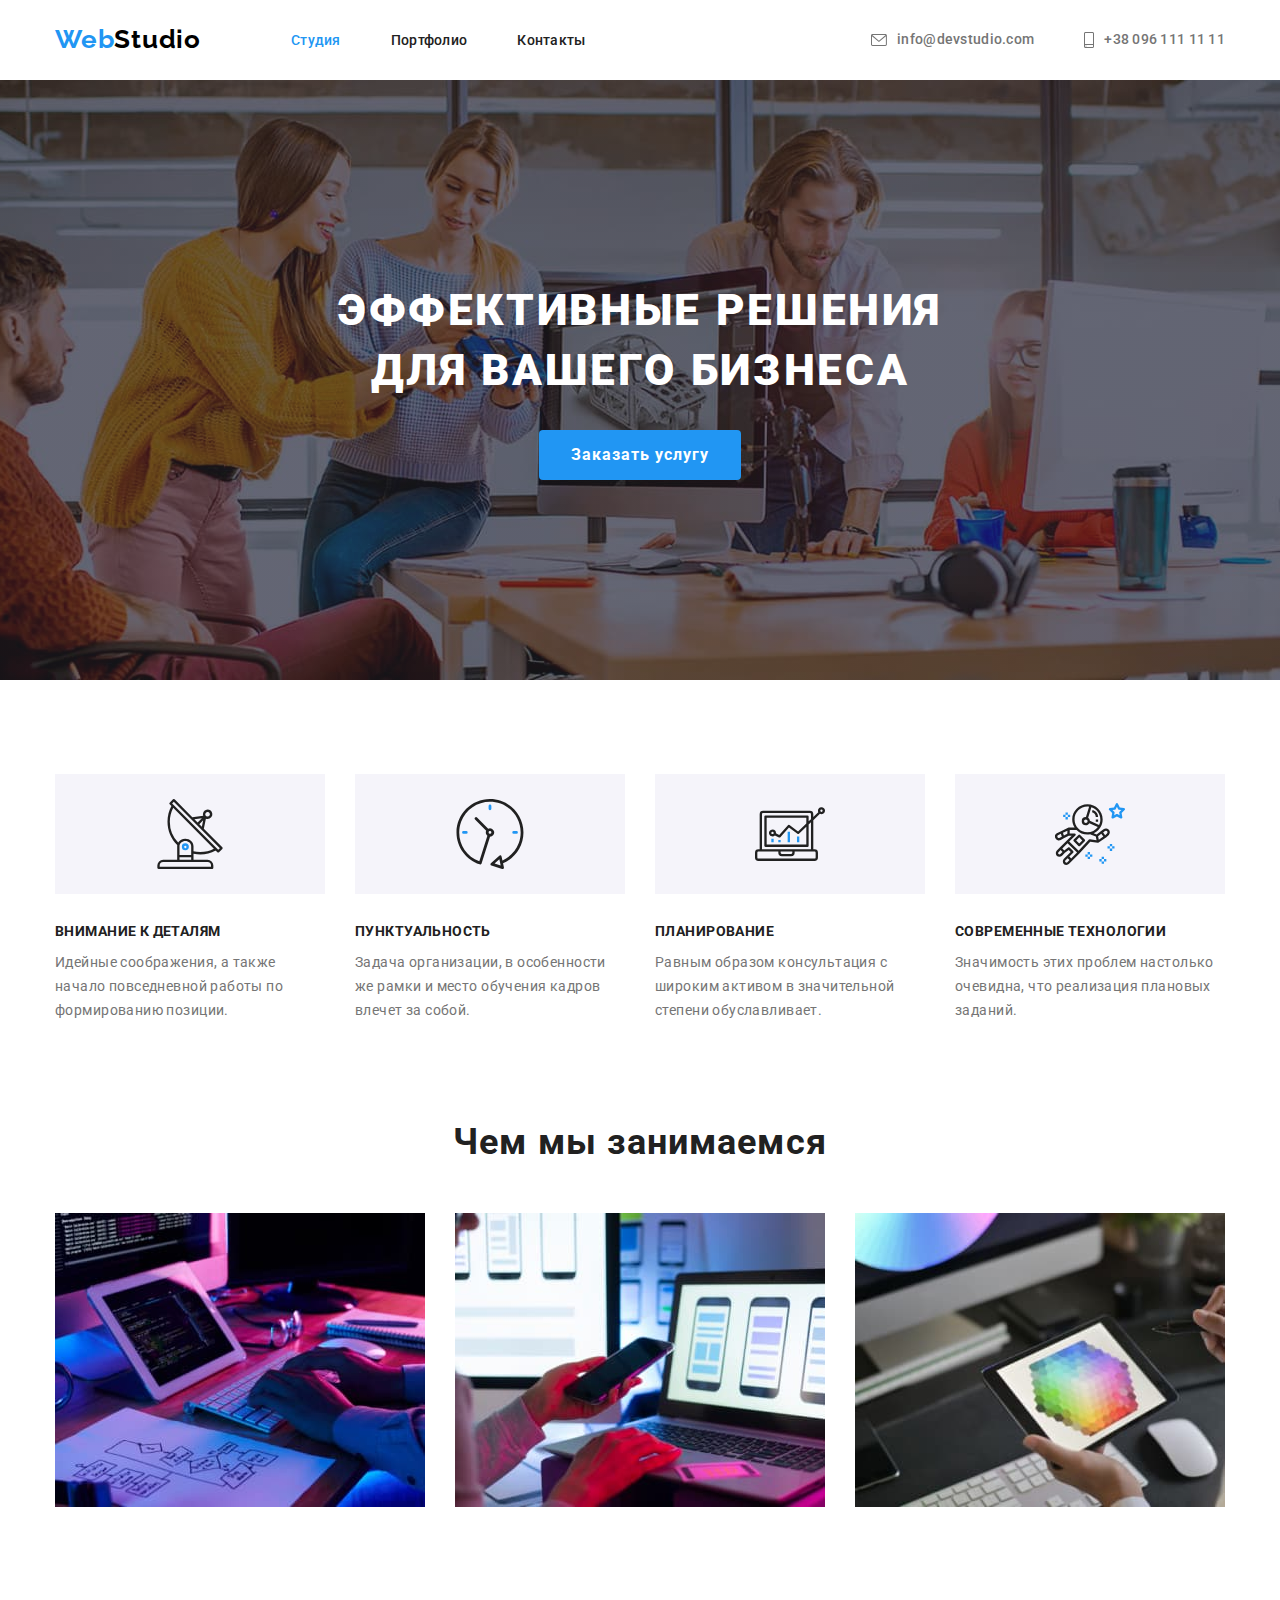
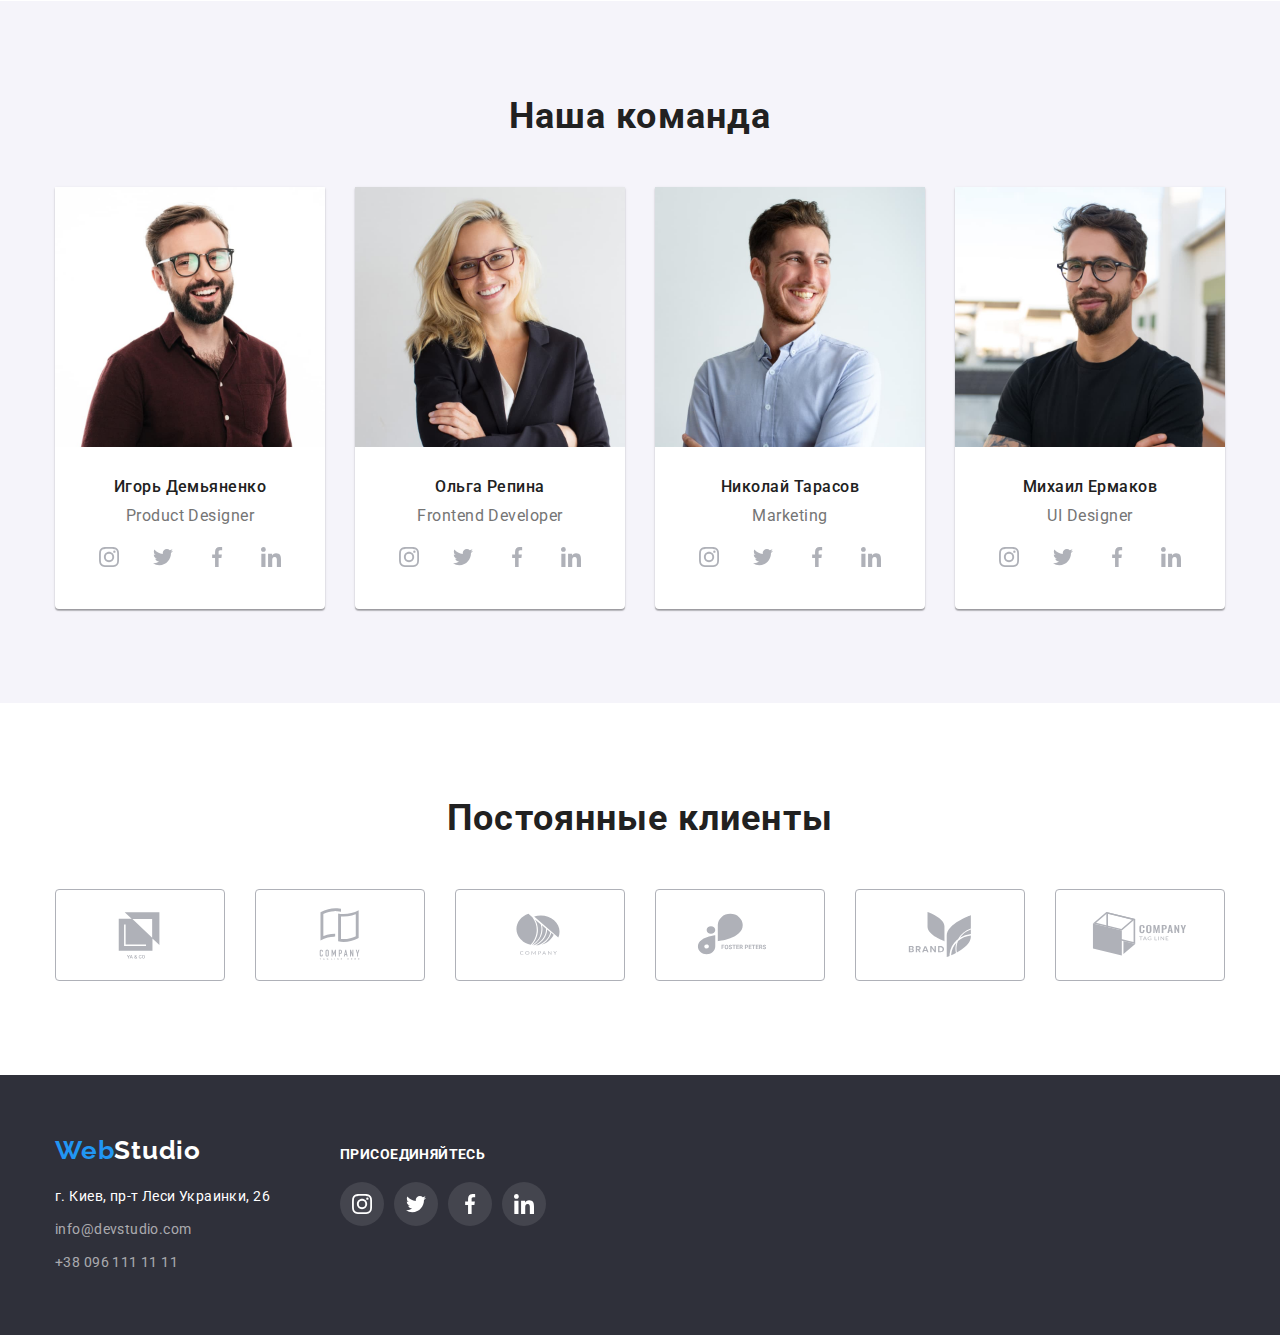
<file: index.html>
<!DOCTYPE html>
<html lang="ru">

<head>
    <meta charset="UTF-8" />
    <meta http-equiv="X-UA-Compatible" content="IE=edge" />
    <meta name="viewport" content="width=device-width, initial-scale=1.0" />
    <title>Студия</title>
    <link rel="preconnect" href="https://fonts.googleapis.com" />
    <link rel="preconnect" href="https://fonts.gstatic.com" crossorigin />
    <link href="https://fonts.googleapis.com/css2?family=Raleway:wght@700&family=Roboto:wght@400;500;700;900&family=Rubik:wght@400;500;700;900&display=swap" rel="stylesheet" />
    <link rel="stylesheet" href="https://cdnjs.cloudflare.com/ajax/libs/modern-normalize/1.1.0/modern-normalize.min.css" />
    <link rel="stylesheet" href="./css/styles.css" />
</head>

<body>
    <!-- Section Header -->

    <header class="header">
        <div class="container main-nav">
            <nav class="nav">
                <a href="./index.html" class="logo link"> Web<span class="logo-header">Studio</span> </a>
                <ul class="site-nav list">
                    <li class="item"><a href="" class="active-page link">Студия</a></li>
                    <li class="item"><a href="./portfolio.html" class="link nav-link">Портфолио</a></li>
                    <li class="item"><a href="" class="link nav-link">Контакты</a></li>
                </ul>
            </nav>
            <ul class="list contact-list">
                <li class="item">
                    <a href="mailto:info@devstudio.com" class="link contact-link" aria-label="имайл">
                        <svg class="icon-header-svg" width="16px" height="12px">
              <use href="./images/symbol-defs.svg#icon-mail"></use>
            </svg> info@devstudio.com
                    </a>
                </li>
                <li class="item">
                    <a href="tel:+380961111111" class="link contact-link">
                        <svg class="icon-header-svg smartphon" width="10px" height="16px" aria-label="номер телефона">
              <use href="./images/symbol-defs.svg#icon-smartphone"></use>
            </svg> +38 096 111 11 11
                    </a>
                </li>
            </ul>
        </div>
    </header>

    <main>
        <!-- Section Hero -->

        <section class="hero overlay">
            <div class="container">
                <h1 class="hero-title">Эффективные решения для вашего бизнеса</h1>
                <button type="button" class="hero-button">Заказать услугу</button>
            </div>
        </section>

        <!-- Section features -->

        <section class="features-section section">
            <div class="container">
                <h2 class="visually-hidden">Наши особенности</h2>
                <ul class="list features-ul">
                    <li class="features-list icon-antena">
                        <div class="icon">
                            <svg class="features-svg">
                <use href="./images/symbol-defs.svg#icon-antenna" class="svg-item"></use>
              </svg>
                        </div>
                        <h3 class="features-title subtitle">Внимание к деталям</h3>
                        <p class="features-text">
                            Идейные соображения, а также начало повседневной работы по формированию позиции.
                        </p>
                    </li>

                    <li class="features-list icon-clock">
                        <div class="icon">
                            <svg class="features-svg">
                <use href="./images/symbol-defs.svg#icon-clock" class="svg-item"></use>
              </svg>
                        </div>
                        <h3 class="features-title subtitle">Пунктуальность</h3>
                        <p class="features-text">
                            Задача организации, в особенности же рамки и место обучения кадров влечет за собой.
                        </p>
                    </li>
                    <li class="features-list icon-diagram">
                        <div class="icon">
                            <svg class="features-svg">
                <use href="./images/symbol-defs.svg#icon-diagram" class="svg-item"></use>
              </svg>
                        </div>
                        <h3 class="features-title subtitle">Планирование</h3>
                        <p class="features-text">
                            Равным образом консультация с широким активом в значительной степени обуславливает.
                        </p>
                    </li>
                    <li class="features-list icon-astronaut">
                        <div class="icon">
                            <svg class="features-svg">
                <use href="./images/symbol-defs.svg#icon-astronaut" class="svg-item"></use>
              </svg>
                        </div>
                        <h3 class="features-title subtitle">Современные технологии</h3>
                        <p class="features-text">Значимость этих проблем настолько очевидна, что реализация плановых заданий.</p>
                    </li>
                </ul>
            </div>
        </section>

        <!-- Section work -->

        <section class="work section">
            <div class="container">
                <h2 class="title work-title">Чем мы занимаемся</h2>
                <ul class="list">
                    <li class="work-list">
                        <img src="./images/box1.jpg" class="work-img" alt="процес программирования" width="370" height="294" />
                    </li>
                    <li class="work-list">
                        <img src="./images/box2.jpg" class="work-img" alt="адаптивная верстка" width="370" height="294" />
                    </li>
                    <li class="work-list">
                        <img src="./images/box3.jpg" class="work-img" alt="дизайн" width="370" height="294" />
                    </li>
                </ul>
            </div>
        </section>

        <!-- Section team A -->

        <section class="section-team section">
            <div class="container">
                <h2 class="title team-title">Наша команда</h2>
                <ul class="list team-ul">
                    <li class="team-list">
                        <img src="./images/Product-Designer.jpg" class="team-img" alt="Product Designer компании" width="270" height="260" />
                        <div class="team-card-description">
                            <h3 class="name subtitle">Игорь Демьяненко</h3>
                            <p class="text">Product Designer</p>

                            <ul class="social-list">
                                <li class="social-blok list">
                                    <a href="" class="link social-link">
                                        <svg class="icon-svg" width="20" height="20">
                      <use href="./images/symbol-defs.svg#icon-instagram" class="svg-item"></use>
                    </svg>
                                    </a>
                                </li>
                                <li class="social-blok list">
                                    <a href="" class="link social-link">
                                        <svg class="icon-svg" width="20" height="20">
                      <use href="./images/symbol-defs.svg#icon-twitter" class="svg-item"></use>
                    </svg>
                                    </a>
                                </li>
                                <li class="social-blok list">
                                    <a href="" class="link social-link">
                                        <svg class="icon-svg" width="20" height="20">
                      <use href="./images/symbol-defs.svg#icon-facebook" class="svg-item"></use>
                    </svg>
                                    </a>
                                </li>
                                <li class="social-blok list">
                                    <a href="" class="link social-link">
                                        <svg class="icon-svg" width="20" height="20">
                      <use href="./images/symbol-defs.svg#icon-linkedin" class="svg-item"></use>
                    </svg>
                                    </a>
                                </li>
                            </ul>
                        </div>
                    </li>

                    <li class="team-list">
                        <img src="./images/Frontend-Developer.jpg" class="team-img" alt="Frontend Developer компании" width="270" height="260" />
                        <div class="team-card-description">
                            <h3 class="name subtitle">Ольга Репина</h3>
                            <p class="text">Frontend Developer</p>
                            <ul class="social-list">
                                <li class="social-blok list">
                                    <a href="" class="link social-link">
                                        <svg class="icon-svg" width="20" height="20">
                      <use href="./images/symbol-defs.svg#icon-instagram" class="svg-item"></use>
                    </svg>
                                    </a>
                                </li>
                                <li class="social-blok list">
                                    <a href="" class="link social-link">
                                        <svg class="icon-svg" width="20" height="20">
                      <use href="./images/symbol-defs.svg#icon-twitter" class="svg-item"></use>
                    </svg>
                                    </a>
                                </li>
                                <li class="social-blok list">
                                    <a href="" class="link social-link">
                                        <svg class="icon-svg" width="20" height="20">
                      <use href="./images/symbol-defs.svg#icon-facebook" class="svg-item"></use>
                    </svg>
                                    </a>
                                </li>
                                <li class="social-blok list">
                                    <a href="" class="link social-link">
                                        <svg class="icon-svg" width="20" height="20">
                      <use href="./images/symbol-defs.svg#icon-linkedin" class="svg-item"></use>
                    </svg>
                                    </a>
                                </li>
                            </ul>
                        </div>
                    </li>
                    <li class="team-list">
                        <img src="./images/Marketing.jpg" class="team-img" alt="Marketing компании" width="270" height="260" />
                        <div class="team-card-description">
                            <h3 class="name subtitle">Николай Тарасов</h3>
                            <p class="text">Marketing</p>
                            <ul class="social-list">
                                <li class="social-blok list">
                                    <a href="" class="link social-link">
                                        <svg class="icon-svg" width="20" height="20">
                      <use href="./images/symbol-defs.svg#icon-instagram" class="svg-item"></use>
                    </svg>
                                    </a>
                                </li>
                                <li class="social-blok list">
                                    <a href="" class="link social-link">
                                        <svg class="icon-svg" width="20" height="20">
                      <use href="./images/symbol-defs.svg#icon-twitter" class="svg-item"></use>
                    </svg>
                                    </a>
                                </li>
                                <li class="social-blok list">
                                    <a href="" class="link social-link">
                                        <svg class="icon-svg" width="20" height="20">
                      <use href="./images/symbol-defs.svg#icon-facebook" class="svg-item"></use>
                    </svg>
                                    </a>
                                </li>
                                <li class="social-blok list">
                                    <a href="" class="link social-link">
                                        <svg class="icon-svg" width="20" height="20">
                      <use href="./images/symbol-defs.svg#icon-linkedin" class="svg-item"></use>
                    </svg>
                                    </a>
                                </li>
                            </ul>
                        </div>
                    </li>
                    <li class="team-list">
                        <img src="./images/UI-Designer.jpg" class="team-img" alt="UI Designer компании" width="270" height="260" />
                        <div class="team-card-description">
                            <h3 class="name subtitle">Михаил Ермаков</h3>
                            <p class="text">UI Designer</p>
                            <ul class="social-list">
                                <li class="social-blok list">
                                    <a href="" class="link social-link">
                                        <svg class="icon-svg" width="20" height="20">
                      <use href="./images/symbol-defs.svg#icon-instagram" class="svg-item"></use>
                    </svg>
                                    </a>
                                </li>
                                <li class="social-blok list">
                                    <a href="" class="link social-link">
                                        <svg class="icon-svg" width="20" height="20">
                      <use href="./images/symbol-defs.svg#icon-twitter" class="svg-item"></use>
                    </svg>
                                    </a>
                                </li>
                                <li class="social-blok list">
                                    <a href="" class="link social-link">
                                        <svg class="icon-svg" width="20" height="20">
                      <use href="./images/symbol-defs.svg#icon-facebook" class="svg-item"></use>
                    </svg>
                                    </a>
                                </li>
                                <li class="social-blok list">
                                    <a href="" class="link social-link">
                                        <svg class="icon-svg" width="20" height="20">
                      <use href="./images/symbol-defs.svg#icon-linkedin" class="svg-item"></use>
                    </svg>
                                    </a>
                                </li>
                            </ul>
                        </div>
                    </li>
                </ul>
            </div>
        </section>

        <!-- Section Clients -->

        <section class="clients section">
            <div class="container">
                <h2 class="title clients-title">Постоянные клиенты</h2>
                <ul class="list clients-list">
                    <li class="clients-blok list">
                        <a href="" class="link clients-link">
                            <svg class="clients-svg">
                <use href="./images/symbol-defs.svg#icon-client1" class="clients-svg-item"></use>
              </svg>
                        </a>
                    </li>
                    <li class="clients-blok list">
                        <a href="" class="link clients-link">
                            <svg class="clients-svg">
                <use href="./images/symbol-defs.svg#icon-client2" class="clients-svg-item"></use>
              </svg>
                        </a>
                    </li>
                    <li class="clients-blok list">
                        <a href="" class="link clients-link">
                            <svg class="clients-svg">
                <use href="./images/symbol-defs.svg#icon-client3" class="clients-svg-item"></use>
              </svg>
                        </a>
                    </li>
                    <li class="clients-blok list">
                        <a href="" class="link clients-link">
                            <svg class="clients-svg">
                <use href="./images/symbol-defs.svg#icon-client4" class="clients-svg-item"></use>
              </svg>
                        </a>
                    </li>
                    <li class="clients-blok list">
                        <a href="" class="link clients-link">
                            <svg class="clients-svg">
                <use href="./images/symbol-defs.svg#icon-client5" class="clients-svg-item"></use>
              </svg>
                        </a>
                    </li>
                    <li class="clients-blok list">
                        <a href="" class="link clients-link">
                            <svg class="clients-svg">
                <use href="./images/symbol-defs.svg#icon-client6" class="clients-svg-item"></use>
              </svg>
                        </a>
                    </li>
                </ul>
            </div>
        </section>
    </main>

    <!-- Section footer -->

    <footer class="footer">
        <div class="container footer-blok">
            <div class="contact-blok">
                <a href="./index.html" class="footer-link-logo link"> Web<span class="logo-footer">Studio</span> </a>
                <address>
          <ul class="list footer-list">
            <li class="footer-list-item">
              <a href="" class="link footer-item">г. Киев, пр-т Леси Украинки, 26</a>
            </li>
            <li class="footer-list-item">
              <a href="mailto:info@devstudio.com" class="link footer-contact">info@devstudio.com</a>
            </li>
            <li class="footer-list-item">
              <a href="tel:+380961111111" class="link footer-contact">+38 096 111 11 11</a>
            </li>
          </ul>
        </address>
            </div>
            <div class="footer-social">
                <strong class="footer-strong">Присоединяйтесь</strong>
                <ul class="footer-social-list">
                    <li class="footer-social-blok list">
                        <a href="" class="link footer-link">
                            <svg class="footer-icon-svg" width="20" height="20">
                <use href="./images/symbol-defs.svg#icon-instagram" class="svg-item"></use>
              </svg>
                        </a>
                    </li>
                    <li class="footer-social-blok list">
                        <a href="" class="link footer-link">
                            <svg class="footer-icon-svg" width="20" height="20">
                <use href="./images/symbol-defs.svg#icon-twitter" class="svg-item"></use>
              </svg>
                        </a>
                    </li>
                    <li class="footer-social-blok list">
                        <a href="" class="link footer-link">
                            <svg class="footer-icon-svg" width="20" height="20">
                <use href="./images/symbol-defs.svg#icon-facebook" class="svg-item"></use>
              </svg>
                        </a>
                    </li>
                    <li class="footer-social-blok list">
                        <a href="" class="link footer-link">
                            <svg class="footer-icon-svg" width="20" height="20">
                <use href="./images/symbol-defs.svg#icon-linkedin" class="svg-item"></use>
              </svg>
                        </a>
                    </li>
                </ul>
            </div>
        </div>
    </footer>
</body>

</html>
</file>
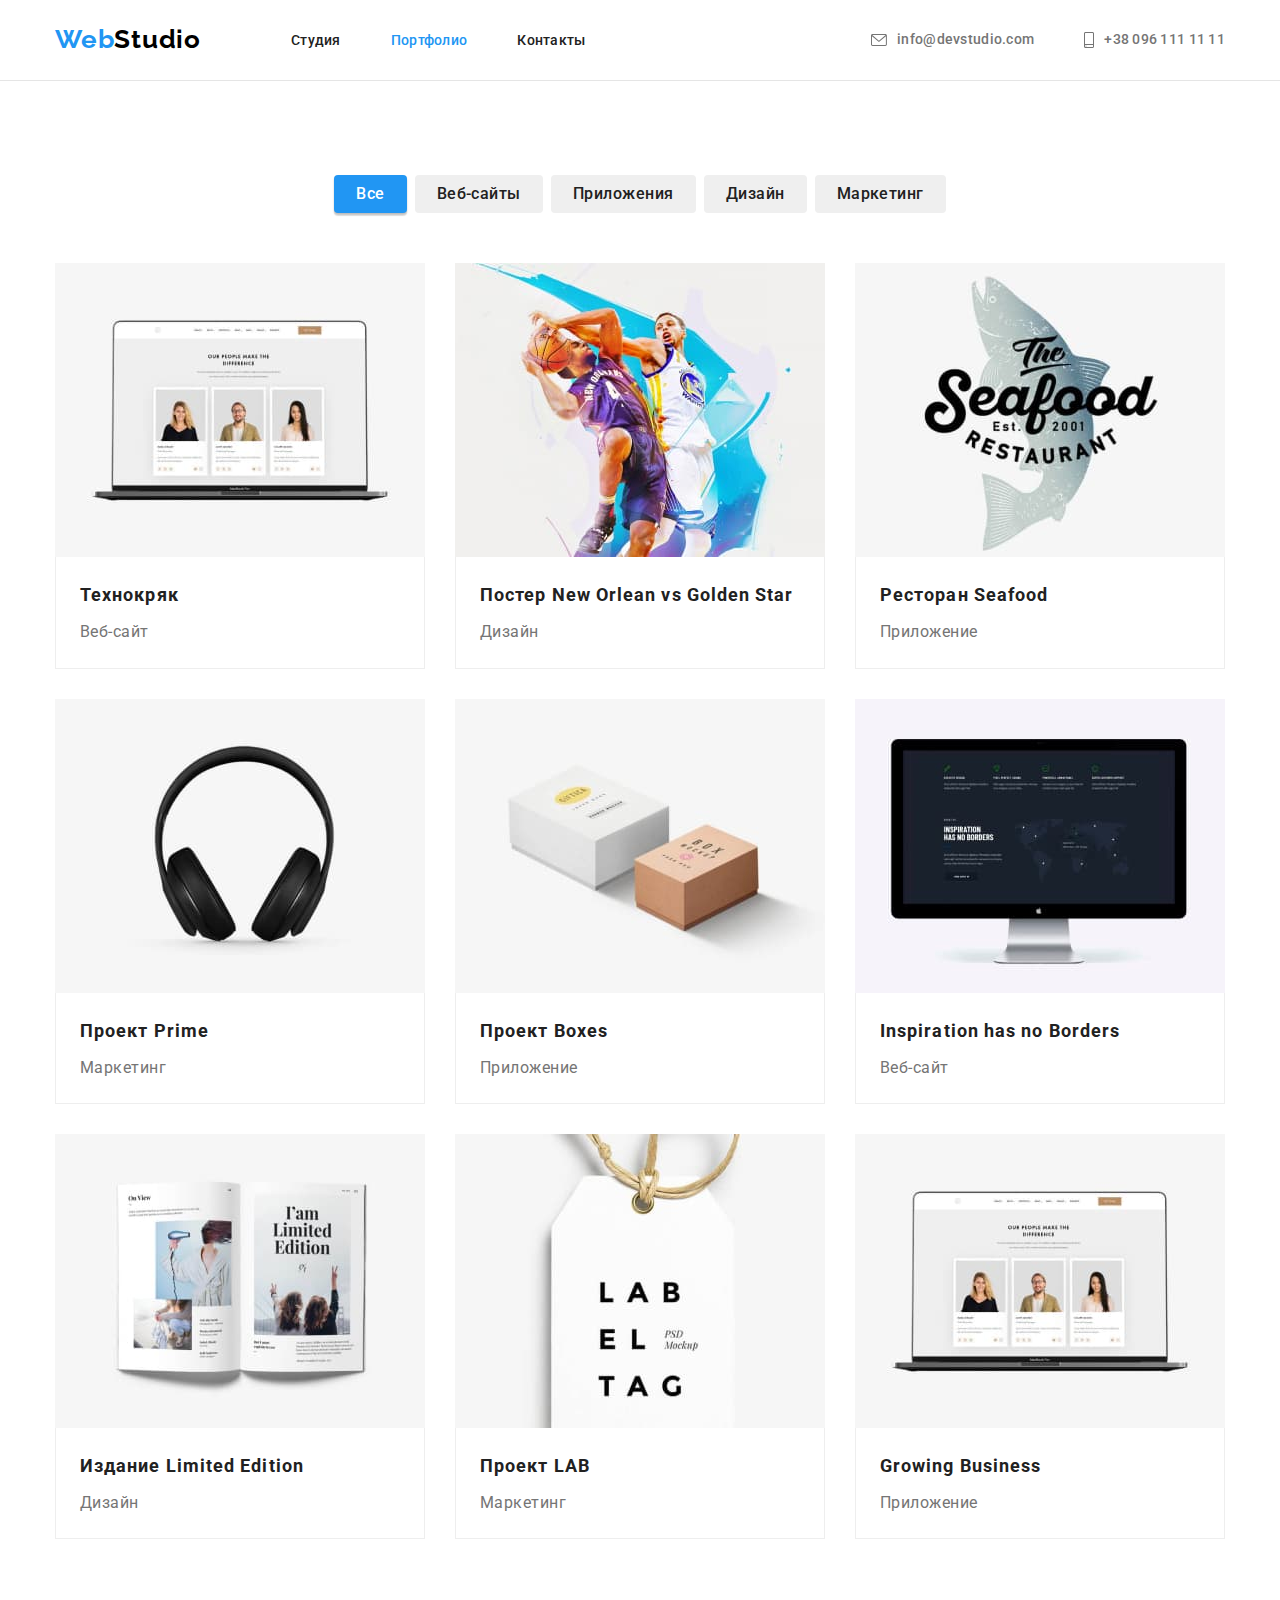
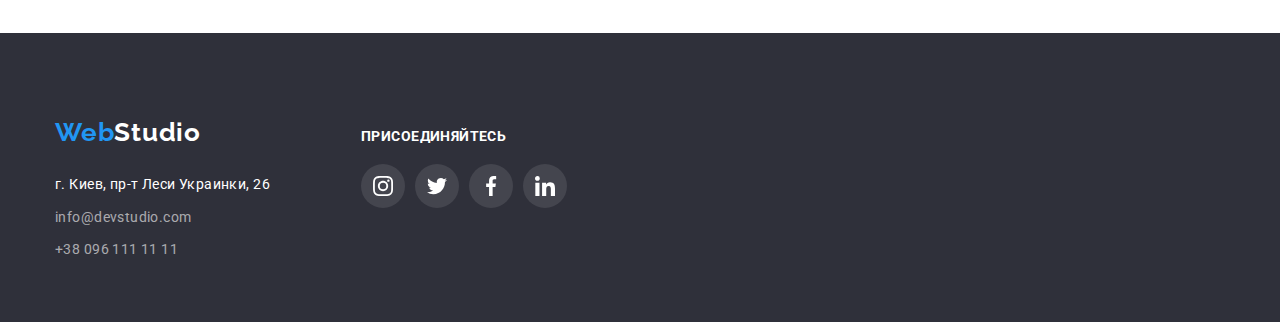
<file: portfolio.html>
<!DOCTYPE html>
<html lang="ru">

<head>
    <meta charset="UTF-8" />
    <meta http-equiv="X-UA-Compatible" content="IE=edge" />
    <meta name="viewport" content="width=device-width, initial-scale=1.0" />
    <title>Портфолио</title>
    <link rel="preconnect" href="https://fonts.googleapis.com" />
    <link rel="preconnect" href="https://fonts.gstatic.com" crossorigin />
    <link href="https://fonts.googleapis.com/css2?family=Raleway:wght@700&family=Roboto:wght@400;500;700;900&family=Rubik:wght@400;500;700;900&display=swap" rel="stylesheet" />
    <link rel="stylesheet" href="https://cdnjs.cloudflare.com/ajax/libs/modern-normalize/1.1.0/modern-normalize.min.css" />
    <link rel="stylesheet" href="./css/styles.css" />
</head>

<body>
    <!-- Шапка сайта -->
    <header class="header">
        <div class="container main-nav">
            <nav class="nav">
                <a href="./index.html" class="logo link"> Web<span class="logo-header">Studio</span> </a>
                <ul class="site-nav list">
                    <li class="item"><a href="./index.html" class="nav-link link">Студия</a></li>
                    <li class="item"><a href="#" class="active-page link">Портфолио</a></li>
                    <li class="item"><a href="" class="link nav-link">Контакты</a></li>
                </ul>
            </nav>
            <ul class="list contact-list">
                <li class="item">
                    <a href="mailto:info@devstudio.com" class="link contact-link" aria-label="имайл">
                        <svg class="icon-header-svg" width="16px" height="12px">
                <use href="./images/symbol-defs.svg#icon-mail"></use>
              </svg> info@devstudio.com
                    </a>
                </li>
                <li class="item">
                    <a href="tel:+380961111111" class="link contact-link">
                        <svg class="icon-header-svg smartphon" width="10px" height="16px" aria-label="номер телефона">
                <use href="./images/symbol-defs.svg#icon-smartphone"></use>
              </svg> +38 096 111 11 11
                    </a>
                </li>
            </ul>
        </div>
    </header>

    <main>
        <!-- Секция герой -->
        <section class="portf-section section">
            <div class="container">
                <h1 class="visually-hidden">Портфолио</h1>
                <ul class="list menu-list">
                    <li class="item"><button type="button" class="button active-button">Все</button></li>
                    <li class="item"><button type="button" class="button">Веб-сайты</button></li>
                    <li class="item"><button type="button" class="button">Приложения</button></li>
                    <li class="item"><button type="button" class="button">Дизайн</button></li>
                    <li class="item"><button type="button" class="button">Маркетинг</button></li>
                </ul>

                <ul class="list portf-list">
                    <li class="item-portf">
                        <a href="" class="link portf-link">
                            <img src="./images/portf1.jpg" class="portf-img" alt="ноутбук" width="370" height="294" />
                            <div class="portfolio-card-description">
                                <h2 class="portfolio-title">Технокряк</h2>
                                <p class="portfolio-text">Веб-сайт</p>
                            </div>
                        </a>
                    </li>
                    <li class="item-portf">
                        <a href="" class="link portf-link">
                            <img src="./images/portf2.jpg" class="portf-img" alt="постер" width="370" height="294" />
                            <div class="portfolio-card-description">
                                <h2 class="portfolio-title">Постер New Orlean vs Golden Star</h2>
                                <p class="portfolio-text">Дизайн</p>
                            </div>
                        </a>
                    </li>
                    <li class="item-portf">
                        <a href="" class="link portf-link">
                            <img src="./images/portf3.jpg" class="portf-img" alt="лого ресторана" width="370" height="294" />
                            <div class="portfolio-card-description">
                                <h2 class="portfolio-title">Ресторан Seafood</h2>
                                <p class="portfolio-text">Приложение</p>
                            </div>
                        </a>
                    </li>
                    <li class="item-portf">
                        <a href="" class="link portf-link">
                            <img src="./images/portf4.jpg" class="portf-img" alt="наушники" width="370" height="294" />
                            <div class="portfolio-card-description">
                                <h2 class="portfolio-title">Проект Prime</h2>
                                <p class="portfolio-text">Маркетинг</p>
                            </div>
                        </a>
                    </li>
                    <li class="item-portf">
                        <a href="" class="link portf-link">
                            <img src="./images/portf5.jpg" class="portf-img" alt="две коробки" width="370" height="294" />
                            <div class="portfolio-card-description">
                                <h2 class="portfolio-title">Проект Boxes</h2>
                                <p class="portfolio-text">Приложение</p>
                            </div>
                        </a>
                    </li>
                    <li class="item-portf">
                        <a href="" class="link portf-link">
                            <img src="./images/portf6.jpg" class="portf-img" alt="монитор" width="370" height="294" />
                            <div class="portfolio-card-description">
                                <h2 class="portfolio-title">Inspiration has no Borders</h2>
                                <p class="portfolio-text">Веб-сайт</p>
                            </div>
                        </a>
                    </li>
                    <li class="item-portf">
                        <a href="" class="link portf-link">
                            <img src="./images/portf7.jpg" class="portf-img" alt="открытая книга" width="370" height="294" />
                            <div class="portfolio-card-description">
                                <h2 class="portfolio-title">Издание Limited Edition</h2>
                                <p class="portfolio-text">Дизайн</p>
                            </div>
                        </a>
                    </li>
                    <li class="item-portf">
                        <a href="" class="link portf-link">
                            <img src="./images/portf8.jpg" class="portf-img" alt="лого проекта" width="370" height="294" />
                            <div class="portfolio-card-description">
                                <h2 class="portfolio-title">Проект LAB</h2>
                                <p class="portfolio-text">Маркетинг</p>
                            </div>
                        </a>
                    </li>
                    <li class="item-portf">
                        <a href="" class="link portf-link">
                            <img src="./images/portf1.jpg" class="portf-img" alt="ноутбук" width="370" height="294" />
                            <div class="portfolio-card-description">
                                <h2 class="portfolio-title">Growing Business</h2>
                                <p class="portfolio-text">Приложение</p>
                            </div>
                        </a>
                    </li>
                </ul>
            </div>
        </section>
    </main>
    <!-- Футер -->
    <footer class="footer">
        <div class="container footer-blok">
            <div class="contact-blok">
                <a href="./index.html" class="logo link"> Web<span class="logo-footer">Studio</span> </a>
                <address>
            <ul class="list footer-list">
              <li class="footer-list-item">
                <a href="" class="link footer-item">г. Киев, пр-т Леси Украинки, 26</a>
              </li>
              <li class="footer-list-item">
                <a href="mailto:info@devstudio.com" class="link footer-contact">info@devstudio.com</a>
              </li>
              <li class="footer-list-item">
                <a href="tel:+380961111111" class="link footer-contact">+38 096 111 11 11</a>
              </li>
            </ul>
          </address>
            </div>
            <div class="footer-social">
                <strong class="footer-strong">Присоединяйтесь</strong>
                <ul class="footer-social-list">
                    <li class="footer-social-blok list">
                        <a href="" class="link footer-link">
                            <svg class="footer-icon-svg" width="20" height="20">
                  <use href="./images/symbol-defs.svg#icon-instagram" class="svg-item"></use>
                </svg>
                        </a>
                    </li>
                    <li class="footer-social-blok list">
                        <a href="" class="link footer-link">
                            <svg class="footer-icon-svg" width="20" height="20">
                  <use href="./images/symbol-defs.svg#icon-twitter" class="svg-item"></use>
                </svg>
                        </a>
                    </li>
                    <li class="footer-social-blok list">
                        <a href="" class="link footer-link">
                            <svg class="footer-icon-svg" width="20" height="20">
                  <use href="./images/symbol-defs.svg#icon-facebook" class="svg-item"></use>
                </svg>
                        </a>
                    </li>
                    <li class="footer-social-blok list">
                        <a href="" class="link footer-link">
                            <svg class="footer-icon-svg" width="20" height="20">
                  <use href="./images/symbol-defs.svg#icon-linkedin" class="svg-item"></use>
                </svg>
                        </a>
                    </li>
                </ul>
            </div>
        </div>
    </footer>
</body>

</html>
</file>
<file: css/styles.css>
:root {
    --primary-text-color: #757575;
    --title-text-color: #212121;
    --accent-color: #2196f3;
    --button-accent-color: #188ce8;
    --primary-bg-color: #ffffff;
    --white-text-color: #ffffff;
    --footer-contact-color: rgba(255, 255, 255, 0.6);
    --second-bg-color: #2f303a;
    --first-logo-color: #000000;
    --sect-team-bg-color: #f5f4fa;
    --cliets-color: #afb1b8;
}


/* global selector */

html {
    box-sizing: border-box;
}

body {
    background-color: var(--primary-bg-color);
    color: var(--primary-text-color);
    font-family: 'Roboto', 'Rubik', sans-serif;
    font-size: 14px;
}

h1,
h2,
h3,
p,
ul {
    margin-top: 0;
    margin-bottom: 0;
}

.title {
    color: var(--title-text-color);
    font-size: 36px;
    font-style: normal;
    font-weight: 700;
    line-height: 1.17;
    letter-spacing: 0.03em;
    text-align: center;
}

.subtitle {
    color: var(--title-text-color);
    font-size: 14px;
    font-style: normal;
    font-weight: 700;
    line-height: 1.14;
    letter-spacing: 0.03em;
    text-align: left;
}

.list {
    list-style: none;
    padding-inline-start: 0;
    display: flex;
    justify-content: center;
}

.link:hover,
.link:focus {
    color: var(--accent-color);
    text-decoration: none;
}

.link {
    text-decoration: none;
}

.container {
    margin-left: auto;
    margin-right: auto;
    width: 1200px;
    padding-left: 15px;
    padding-right: 15px;
    text-align: center;
}


/* Visually-hidden */

.visually-hidden {
    position: absolute;
    width: 1px;
    height: 1px;
    margin: -1px;
    padding: 0;
    overflow: hidden;
    border: 0;
    clip: rect(0 0 0 0);
}


/* header */

.main-nav {
    display: flex;
    align-items: center;
}


/* site nav */

.nav {
    display: flex;
    align-items: center;
}

.site-nav .item:not(:last-child),
.list .item:not(:last-child) {
    margin-right: 50px;
}

.nav-link {
    display: block;
    padding-top: 32px;
    padding-bottom: 32px;
    color: var(--title-text-color);
    font-weight: 500;
    line-height: 1.17;
    letter-spacing: 0.02em;
    text-align: left;
}

.active-page {
    display: block;
    padding-top: 32px;
    padding-bottom: 32px;
    color: var(--accent-color);
    font-size: 14px;
    font-style: normal;
    font-weight: 500;
    line-height: 1.17;
    letter-spacing: 0.02em;
    text-align: left;
}

.logo {
    margin-right: 90px;
    display: block;
    padding-top: 24px;
    padding-bottom: 25px;
    color: var(--accent-color);
    font-family: Raleway;
    font-size: 26px;
    font-style: normal;
    font-weight: 700;
    line-height: 1.17;
    letter-spacing: 0.03em;
    text-align: left;
}

.logo-header {
    color: var(--first-logo-color);
}

.contact-link {
    display: block;
    padding-top: 32px;
    padding-bottom: 32px;
    align-items: center;
    display: flex;
    color: var(--primary-text-color);
    font-size: 14px;
    font-style: normal;
    font-weight: 500;
    line-height: 1.14;
    letter-spacing: 0.02em;
}

.icon-header-svg {
    margin-right: 10px;
    fill: currentColor;
}

.contact-list {
    margin-left: auto;
}

.section {
    padding-top: 94px;
    padding-bottom: 94px;
}


/* Section Hero */

.hero {
    display: flex;
    height: 600px;
    justify-content: center;
    align-items: center;
    background-color: var(--second-bg-color);
}

.overlay {
    height: 600px;
    max-width: 1600px;
    margin-left: auto;
    margin-right: auto;
    background-image: linear-gradient(to right, rgba(47, 48, 58, 0.4), rgba(47, 48, 58, 0.4)), url(../images/bg-img.jpg);
    background-size: cover;
    background-repeat: no-repeat;
    background-position: center;
}

.hero-title {
    margin-bottom: 30px;
    width: 696px;
    margin-left: auto;
    margin-right: auto;
    text-transform: uppercase;
    color: var(--white-text-color);
    font-size: 44px;
    font-style: normal;
    font-weight: 900;
    line-height: 1.364;
    letter-spacing: 0.06em;
    text-align: center;
}

.hero-button {
    cursor: pointer;
    background-color: var(--accent-color);
    border: 0;
    border-radius: 4px;
    padding: 10px 32px;
    display: inline-block;
    min-width: 200px;
    color: var(--white-text-color);
    font-family: Roboto;
    font-size: 16px;
    font-style: normal;
    font-weight: 700;
    line-height: 1.88;
    letter-spacing: 0.06em;
    text-align: center;
}

.hero-button:hover,
.hero-button:focus {
    color: var(--title-text-color);
    background-color: var(--button-accent-color);
}


/* features section */

.features-list {
    width: 270px;
}

.features-list {
    margin: 15px;
}

.features-ul {
    margin: -15px;
}

.icon {
    display: flex;
    height: 120px;
    margin-bottom: 30px;
    background-color: var(--sect-team-bg-color);
    align-items: center;
    justify-content: center;
}

.features-svg {
    width: 70px;
    height: 70px;
}

.features-title {
    text-transform: uppercase;
    margin-bottom: 10px;
}

.features-text {
    margin-bottom: 4px;
    font-family: Roboto;
    font-size: 14px;
    line-height: 1.72;
    letter-spacing: 0.03em;
    text-align: left;
}


/* Section work */

.work.section {
    padding-top: 0;
}

.list .work-list:not(:last-child) {
    margin-right: 30px;
}

.work-img {
    display: block;
}

.work-title {
    margin-bottom: 50px;
}


/* section team */

.section-team {
    background-color: var(--sect-team-bg-color);
}

.team-ul {
    margin: -15px;
}

.team-list {
    background: #ffffff;
    flex-basis: calc(100% / 4 -30px);
    margin: 15px;
    box-shadow: 0px 1px 3px rgba(0, 0, 0, 0.12), 0px 1px 1px rgba(0, 0, 0, 0.14), 0px 2px 1px rgba(0, 0, 0, 0.2);
    border-radius: 0px 0px 4px 4px;
}

.team-card-description {
    padding-top: 30px;
    padding-bottom: 30px;
    padding-left: 32px;
    padding-right: 32px;
}

.team-title {
    margin-bottom: 50px;
}

.team-img {
    display: block;
}

.name {
    margin-bottom: 10px;
    font-size: 16px;
    font-weight: 500;
    line-height: 1.19;
    letter-spacing: 0.03em;
    text-align: center;
}

.text {
    margin-bottom: 10px;
    font-size: 16px;
    line-height: 1.19;
    letter-spacing: 0.03em;
    text-align: center;
}

.social-list {
    padding: 0;
    display: flex;
}

.social-blok {
    margin-right: 10px;
}

.social-blok:last-child {
    margin-right: 0;
}

.social-link {
    display: flex;
    padding: 0;
    width: 44px;
    height: 44px;
    border-radius: 22px;
    color: var(--cliets-color);
    justify-content: center;
    align-items: center;
}

.social-link:focus,
.social-link:hover {
    background-color: var(--accent-color);
    color: var(--white-text-color);
}

.icon-svg {
    fill: currentColor;
}


/* Section clients */

.clients-blok:last-child {
    margin-right: 0;
}

.clients-title {
    margin-bottom: 50px;
}

.clients-list {
    margin: 0;
    padding: 0;
}

.clients-blok {
    display: flex;
    margin-right: 30px;
}

.clients-link {
    display: flex;
    width: 170px;
    height: 92px;
    color: var(--cliets-color);
    border: 1px solid var(--cliets-color);
    border-radius: 4px;
    align-items: center;
    justify-content: center;
}

.clients-link:hover,
.clients-link:focus {
    border: 1px solid var(--accent-color);
    border-radius: 4px;
    fill: currentColor;
}

.clients-svg {
    width: 106px;
    height: 60px;
    fill: currentColor;
}


/* Section footer */

.footer {
    background-color: var(--second-bg-color);
    padding-top: 60px;
    padding-bottom: 60px;
}

.logo-footer {
    color: var(--white-text-color);
}

.footer-item {
    color: var(--white-text-color);
    font-style: normal;
    line-height: 1.71;
    letter-spacing: 0.03em;
    text-align: left;
}

.footer-contact {
    color: var(--footer-contact-color);
    font-style: normal;
    line-height: 1.7;
    letter-spacing: 0.03em;
    text-align: left;
}

.footer-list {
    margin-right: auto;
    flex-direction: column;
    text-align: left;
}

.footer-link-logo {
    display: block;
    margin-bottom: 20px;
    color: var(--accent-color);
    font-family: Raleway;
    font-size: 26px;
    font-style: normal;
    font-weight: 700;
    line-height: 1.17;
    letter-spacing: 0.03em;
    text-align: left;
}

.footer-list-item {
    margin-bottom: 9px;
}

.footer-list-item:last-child {
    margin-bottom: 0;
}

.contact-blok {
    margin-right: 70px;
}

.footer-strong {
    display: block;
    margin-bottom: 20px;
    font-weight: 700;
    font-size: 14px;
    line-height: 1.143;
    letter-spacing: 0.03em;
    text-transform: uppercase;
    color: var(--white-text-color);
}

.footer-blok {
    display: flex;
    align-items: baseline;
}

.footer-social {
    align-items: baseline;
    text-align: left;
}

.footer-social-list {
    padding: 0;
    display: flex;
}

.footer-link {
    display: flex;
    margin-right: 10px;
    background-color: rgba(255, 255, 255, 0.1);
    padding: 0;
    width: 44px;
    height: 44px;
    border-radius: 22px;
    justify-content: center;
    align-items: center;
}

.footer-social-blok {
    justify-content: center;
}

.footer-social-blok:last-child {
    margin-right: 0;
}

.footer-link:hover,
.footer-link:focus {
    background-color: var(--accent-color);
}

.footer-icon-svg {
    fill: var(--white-text-color);
}


/*Left side portfolio */

.button {
    cursor: pointer;
    border: 0;
    border-radius: 4px;
    padding: 6px 22px;
    display: inline-block;
    min-width: 73x;
    outline: none;
    color: var(--title-text-color);
    font-family: Roboto;
    font-size: 16px;
    font-weight: 500;
    line-height: 1.63;
    letter-spacing: 0.03em;
    text-align: center;
}

.button:hover,
.button:focus {
    background-color: var(--accent-color);
    color: var(--primary-bg-color);
    /* shadow-middle */
    box-shadow: 0px 3px 1px rgba(0, 0, 0, 0.1), 0px 1px 2px rgba(0, 0, 0, 0.08), 0px 2px 2px rgba(0, 0, 0, 0.12);
    border-radius: 4px;
}

.active-button {
    background-color: var(--accent-color);
    color: var(--white-text-color);
    /* shadow-middle */
    box-shadow: 0px 3px 1px rgba(0, 0, 0, 0.1), 0px 1px 2px rgba(0, 0, 0, 0.08), 0px 2px 2px rgba(0, 0, 0, 0.12);
    border-radius: 4px;
}

.portf-section {
    border-top: 1px solid #e5e5e5;
}

.menu-list {
    margin-bottom: 50px;
}

.menu-list .item:not(:last-child) {
    margin-right: 8px;
}

.portf-list {
    flex-wrap: wrap;
}

.list .item-portf:not(:nth-child(3n)) {
    margin-right: 30px;
}

.list .item-portf:not(:nth-last-child(-n + 3)) {
    margin-bottom: 30px;
}

.item-portf {
    width: calc((100% - 60px) / 3);
}

.portfolio-card-description {
    padding: 20px 24px;
    border: 1px solid #eeeeee;
    border-top: none;
}

.portf-img {
    display: block;
}

.portf-link:hover,
.portf-link:focus {
    display: block;
    background: #ffffff;
    /* border: 1px solid #eeeeee; */
    box-sizing: border-box;
    box-shadow: 0px 1px 1px rgba(0, 0, 0, 0.12), 0px 4px 4px rgba(0, 0, 0, 0.06), 1px 4px 6px rgba(0, 0, 0, 0.16);
}

.portfolio-title {
    margin-bottom: 4px;
    color: var(--title-text-color);
    font-size: 18px;
    font-weight: 700;
    line-height: 2;
    letter-spacing: 0.06em;
    text-align: left;
}

.portfolio-text {
    color: var(--primary-text-color);
    font-size: 16px;
    line-height: 1.89;
    letter-spacing: 0.03em;
    text-align: left;
}
</file>
